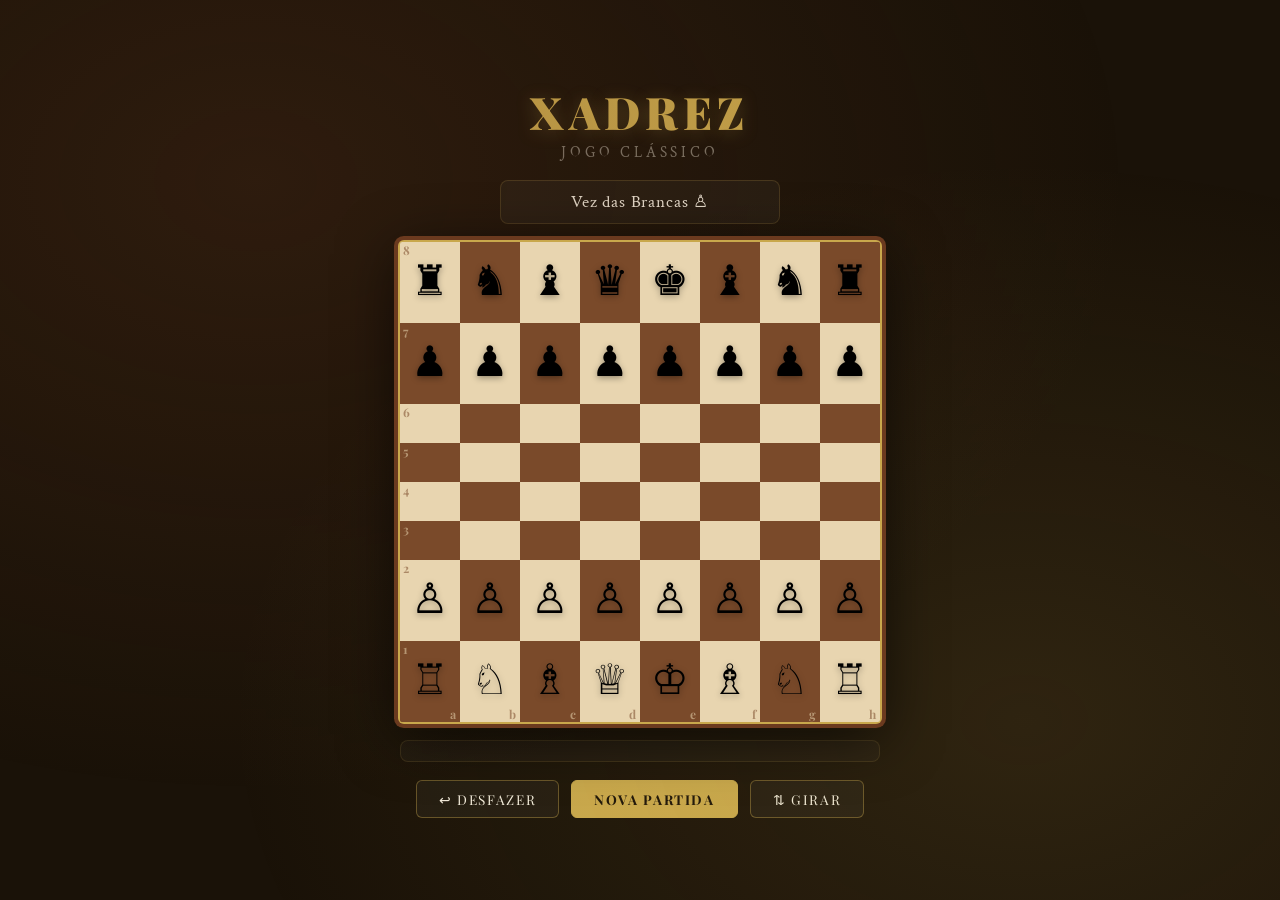
<file: chess.html>
<!DOCTYPE html>
<html lang="pt-BR">
<head>
<meta charset="UTF-8">
<meta name="viewport" content="width=device-width, initial-scale=1.0">
<title>Xadrez</title>
<link href="https://fonts.googleapis.com/css2?family=Playfair+Display:wght@400;700;900&family=Crimson+Text:ital,wght@0,400;0,600;1,400&display=swap" rel="stylesheet">
<style>
  *, *::before, *::after { box-sizing: border-box; margin: 0; padding: 0; }

  :root {
    --cream: #f5efe0;
    --dark: #1a1208;
    --brown: #6b3a1f;
    --gold: #c9a84c;
    --light-sq: #e8d5b0;
    --dark-sq: #7a4a2a;
    --highlight: rgba(201, 168, 76, 0.55);
    --move-dot: rgba(30, 20, 5, 0.22);
    --check: rgba(220, 40, 40, 0.55);
  }

  body {
    background: var(--dark);
    min-height: 100vh;
    display: flex;
    align-items: center;
    justify-content: center;
    font-family: 'Crimson Text', serif;
    overflow: hidden;
  }

  body::before {
    content: '';
    position: fixed; inset: 0;
    background:
      radial-gradient(ellipse at 20% 20%, rgba(107,58,31,0.25) 0%, transparent 60%),
      radial-gradient(ellipse at 80% 80%, rgba(201,168,76,0.12) 0%, transparent 55%);
    pointer-events: none;
  }

  .app {
    display: flex;
    flex-direction: column;
    align-items: center;
    gap: 18px;
    padding: 24px;
  }

  header {
    text-align: center;
  }

  h1 {
    font-family: 'Playfair Display', serif;
    font-size: clamp(1.8rem, 4vw, 2.8rem);
    font-weight: 900;
    color: var(--gold);
    letter-spacing: 0.12em;
    text-transform: uppercase;
    text-shadow: 0 2px 18px rgba(201,168,76,0.3);
  }

  .subtitle {
    color: rgba(245,239,224,0.45);
    font-size: 0.95rem;
    letter-spacing: 0.25em;
    text-transform: uppercase;
    margin-top: 2px;
  }

  .status-bar {
    background: rgba(255,255,255,0.04);
    border: 1px solid rgba(201,168,76,0.2);
    border-radius: 8px;
    padding: 10px 28px;
    color: var(--cream);
    font-size: 1.05rem;
    letter-spacing: 0.05em;
    min-width: 280px;
    text-align: center;
    transition: all 0.3s;
  }

  .status-bar.check { border-color: rgba(220,80,80,0.6); color: #f08080; }
  .status-bar.checkmate { border-color: rgba(220,40,40,0.8); color: #ff6060; font-weight: 700; font-size: 1.15rem; }
  .status-bar.stalemate { border-color: var(--gold); color: var(--gold); }

  .board-wrap {
    position: relative;
  }

  .board-shadow {
    border-radius: 4px;
    box-shadow:
      0 0 0 2px var(--gold),
      0 0 0 6px var(--brown),
      0 12px 60px rgba(0,0,0,0.7),
      0 2px 8px rgba(201,168,76,0.2);
  }

  .board {
    display: grid;
    grid-template-columns: repeat(8, 1fr);
    width: min(480px, 90vw);
    height: min(480px, 90vw);
    border-radius: 2px;
    overflow: hidden;
  }

  .sq {
    position: relative;
    display: flex;
    align-items: center;
    justify-content: center;
    cursor: pointer;
    transition: background 0.15s;
    user-select: none;
  }

  .sq.light { background: var(--light-sq); }
  .sq.dark  { background: var(--dark-sq);  }
  .sq.selected { background: var(--highlight) !important; }
  .sq.in-check { background: var(--check) !important; }

  .sq.move-hint::after {
    content: '';
    position: absolute;
    width: 32%;
    height: 32%;
    border-radius: 50%;
    background: var(--move-dot);
    pointer-events: none;
  }

  .sq.capture-hint::after {
    content: '';
    position: absolute;
    inset: 0;
    border-radius: 50%;
    background: transparent;
    box-shadow: inset 0 0 0 4px rgba(30,20,5,0.25);
    pointer-events: none;
  }

  .piece {
    font-size: clamp(26px, 5.5vw, 42px);
    line-height: 1;
    transition: transform 0.1s;
    pointer-events: none;
    filter: drop-shadow(0 2px 3px rgba(0,0,0,0.35));
  }

  .sq:active .piece { transform: scale(0.92); }

  /* Coord labels */
  .coord-file, .coord-rank {
    position: absolute;
    font-family: 'Playfair Display', serif;
    font-size: clamp(9px, 1.6vw, 12px);
    font-weight: 700;
    opacity: 0.55;
    line-height: 1;
    pointer-events: none;
  }
  .coord-file {
    bottom: 2px; right: 4px;
  }
  .coord-rank {
    top: 2px; left: 3px;
  }
  .sq.light .coord-file,
  .sq.light .coord-rank { color: var(--dark-sq); }
  .sq.dark  .coord-file,
  .sq.dark  .coord-rank { color: var(--light-sq); }

  .controls {
    display: flex;
    gap: 12px;
  }

  .btn {
    font-family: 'Playfair Display', serif;
    font-size: 0.85rem;
    letter-spacing: 0.12em;
    text-transform: uppercase;
    padding: 9px 22px;
    border: 1px solid rgba(201,168,76,0.4);
    border-radius: 6px;
    background: rgba(255,255,255,0.04);
    color: var(--cream);
    cursor: pointer;
    transition: all 0.2s;
  }

  .btn:hover {
    background: rgba(201,168,76,0.12);
    border-color: var(--gold);
    color: var(--gold);
  }

  .btn.primary {
    background: var(--gold);
    border-color: var(--gold);
    color: var(--dark);
    font-weight: 700;
  }
  .btn.primary:hover { background: #dbb95a; }

  .move-history {
    width: min(480px, 90vw);
    max-height: 90px;
    background: rgba(255,255,255,0.03);
    border: 1px solid rgba(201,168,76,0.15);
    border-radius: 8px;
    padding: 10px 14px;
    overflow-y: auto;
    display: flex;
    flex-wrap: wrap;
    gap: 4px 10px;
    align-content: flex-start;
  }

  .move-entry {
    color: rgba(245,239,224,0.6);
    font-size: 0.88rem;
    font-family: 'Crimson Text', serif;
  }
  .move-entry span { color: var(--gold); font-weight: 600; }

  /* Scrollbar */
  .move-history::-webkit-scrollbar { width: 4px; }
  .move-history::-webkit-scrollbar-track { background: transparent; }
  .move-history::-webkit-scrollbar-thumb { background: rgba(201,168,76,0.3); border-radius: 2px; }

  /* Promotion modal */
  .modal-overlay {
    display: none;
    position: fixed; inset: 0;
    background: rgba(10,6,2,0.85);
    z-index: 100;
    align-items: center;
    justify-content: center;
  }
  .modal-overlay.active { display: flex; }

  .modal {
    background: #2a1a0a;
    border: 1px solid var(--gold);
    border-radius: 12px;
    padding: 28px 32px;
    text-align: center;
    box-shadow: 0 20px 60px rgba(0,0,0,0.6);
  }

  .modal h2 {
    font-family: 'Playfair Display', serif;
    color: var(--gold);
    font-size: 1.2rem;
    letter-spacing: 0.1em;
    text-transform: uppercase;
    margin-bottom: 18px;
  }

  .promo-choices {
    display: flex;
    gap: 14px;
    justify-content: center;
  }

  .promo-btn {
    font-size: 2.8rem;
    background: rgba(255,255,255,0.06);
    border: 1px solid rgba(201,168,76,0.3);
    border-radius: 8px;
    padding: 8px 14px;
    cursor: pointer;
    transition: all 0.2s;
    filter: drop-shadow(0 2px 4px rgba(0,0,0,0.4));
  }
  .promo-btn:hover {
    background: rgba(201,168,76,0.2);
    border-color: var(--gold);
    transform: scale(1.08);
  }
</style>
</head>
<body>
<div class="app">
  <header>
    <h1>Xadrez</h1>
    <div class="subtitle">Jogo Clássico</div>
  </header>

  <div id="status" class="status-bar">Vez das Brancas ♙</div>

  <div class="board-wrap board-shadow">
    <div class="board" id="board"></div>
  </div>

  <div class="move-history" id="history"></div>

  <div class="controls">
    <button class="btn" id="undoBtn">↩ Desfazer</button>
    <button class="btn primary" id="resetBtn">Nova Partida</button>
    <button class="btn" id="flipBtn">⇅ Girar</button>
  </div>
</div>

<!-- Promotion modal -->
<div class="modal-overlay" id="promoModal">
  <div class="modal">
    <h2>Promover Peão</h2>
    <div class="promo-choices" id="promoChoices"></div>
  </div>
</div>

<script>
// ─── Pieces ───────────────────────────────────────────────────────────────────
const PIECES = {
  wK:'♔', wQ:'♕', wR:'♖', wB:'♗', wN:'♘', wP:'♙',
  bK:'♚', bQ:'♛', bR:'♜', bB:'♝', bN:'♞', bP:'♟'
};

const INIT = [
  ['bR','bN','bB','bQ','bK','bB','bN','bR'],
  ['bP','bP','bP','bP','bP','bP','bP','bP'],
  [null,null,null,null,null,null,null,null],
  [null,null,null,null,null,null,null,null],
  [null,null,null,null,null,null,null,null],
  [null,null,null,null,null,null,null,null],
  ['wP','wP','wP','wP','wP','wP','wP','wP'],
  ['wR','wN','wB','wQ','wK','wB','wN','wR'],
];

// ─── State ────────────────────────────────────────────────────────────────────
let board, turn, selected, highlights, history, castleRights, enPassant, flipped;
let pendingPromo = null;

function deepCopy(b){ return b.map(r=>[...r]); }

function initGame(){
  board = deepCopy(INIT);
  turn = 'w';
  selected = null;
  highlights = [];
  history = [];
  castleRights = { w:{K:true,Q:true}, b:{K:true,Q:true} };
  enPassant = null; // target square [r,c] that can be captured en-passant
  flipped = false;
  renderBoard();
  setStatus();
}

// ─── Rendering ────────────────────────────────────────────────────────────────
function renderBoard(){
  const el = document.getElementById('board');
  el.innerHTML = '';
  for(let vr=0;vr<8;vr++){
    for(let vc=0;vc<8;vc++){
      const r = flipped ? 7-vr : vr;
      const c = flipped ? 7-vc : vc;
      const sq = document.createElement('div');
      sq.className = 'sq ' + ((r+c)%2===0?'light':'dark');
      sq.dataset.r = r; sq.dataset.c = c;

      // Coords
      if(vr===7){
        const f = document.createElement('span');
        f.className = 'coord-file';
        f.textContent = 'abcdefgh'[c];
        sq.appendChild(f);
      }
      if(vc===0){
        const rk = document.createElement('span');
        rk.className = 'coord-rank';
        rk.textContent = 8-r;
        sq.appendChild(rk);
      }

      // Highlights
      if(selected && selected[0]===r && selected[1]===c) sq.classList.add('selected');

      const isHL = highlights.find(h=>h[0]===r&&h[1]===c);
      if(isHL){
        if(board[r][c]) sq.classList.add('capture-hint');
        else if(enPassant && enPassant[0]===r && enPassant[1]===c && selected && board[selected[0]][selected[1]]?.endsWith('P'))
          sq.classList.add('capture-hint');
        else sq.classList.add('move-hint');
      }

      // In-check king
      if(isInCheck(turn) && board[r][c]===turn+'K') sq.classList.add('in-check');

      // Piece
      if(board[r][c]){
        const p = document.createElement('div');
        p.className = 'piece';
        p.textContent = PIECES[board[r][c]];
        sq.appendChild(p);
      }

      sq.addEventListener('click', ()=>handleClick(r,c));
      el.appendChild(sq);
    }
  }
  renderHistory();
}

function renderHistory(){
  const el = document.getElementById('history');
  el.innerHTML = '';
  for(let i=0;i<history.length;i+=2){
    const n = Math.floor(i/2)+1;
    const w = history[i]?.notation||'';
    const b = history[i+1]?.notation||'';
    const div = document.createElement('div');
    div.className = 'move-entry';
    div.innerHTML = `<span>${n}.</span> ${w} ${b}`;
    el.appendChild(div);
  }
  el.scrollTop = el.scrollHeight;
}

function setStatus(){
  const el = document.getElementById('status');
  el.className = 'status-bar';
  const opp = turn==='w'?'b':'w';
  if(isCheckmate(turn)){
    const winner = turn==='w'?'Negras':'Brancas';
    el.textContent = `Xeque-mate! ${winner} vencem 🏆`;
    el.classList.add('checkmate');
  } else if(isStalemate(turn)){
    el.textContent = 'Empate por afogamento!';
    el.classList.add('stalemate');
  } else if(isInCheck(turn)){
    const who = turn==='w'?'Brancas':'Negras';
    el.textContent = `${who} estão em xeque! ⚠️`;
    el.classList.add('check');
  } else {
    const who = turn==='w'?'Brancas ♙':'Negras ♟';
    el.textContent = `Vez das ${who}`;
  }
}

// ─── Click handler ────────────────────────────────────────────────────────────
function handleClick(r,c){
  if(isCheckmate(turn)||isStalemate(turn)) return;

  const piece = board[r][c];

  if(selected){
    const [sr,sc] = selected;
    if(highlights.find(h=>h[0]===r&&h[1]===c)){
      doMove(sr,sc,r,c);
      return;
    }
    selected = null;
    highlights = [];
  }

  if(piece && piece[0]===turn){
    selected = [r,c];
    highlights = getLegalMoves(r,c);
  }

  renderBoard();
}

// ─── Move execution ───────────────────────────────────────────────────────────
function doMove(sr,sc,tr,tc){
  const piece = board[sr][sc];
  const cap = board[tr][tc];
  const notation = buildNotation(piece,sr,sc,tr,tc,cap);

  // En-passant capture
  let epCap = null;
  if(piece.endsWith('P') && sc!==tc && !board[tr][tc]){
    epCap = [sr,tc];
    board[sr][tc] = null;
  }

  // Castle
  let castled = null;
  if(piece==='wK' && sr===7 && sc===4){
    if(tr===7&&tc===6){ board[7][7]=null; board[7][5]='wR'; castled='O-O'; }
    if(tr===7&&tc===2){ board[7][0]=null; board[7][3]='wR'; castled='O-O-O'; }
  }
  if(piece==='bK' && sr===0 && sc===4){
    if(tr===0&&tc===6){ board[0][7]=null; board[0][5]='bR'; castled='O-O'; }
    if(tr===0&&tc===2){ board[0][0]=null; board[0][3]='bR'; castled='O-O-O'; }
  }

  // Update en-passant target
  let newEP = null;
  if(piece==='wP' && sr===6 && tr===4) newEP=[5,tc];
  if(piece==='bP' && sr===1 && tr===3) newEP=[2,tc];

  // Move
  board[tr][tc] = piece;
  board[sr][sc] = null;

  // Update castle rights
  if(piece==='wK'){ castleRights.w.K=false; castleRights.w.Q=false; }
  if(piece==='bK'){ castleRights.b.K=false; castleRights.b.Q=false; }
  if(piece==='wR' && sr===7 && sc===7) castleRights.w.K=false;
  if(piece==='wR' && sr===7 && sc===0) castleRights.w.Q=false;
  if(piece==='bR' && sr===0 && sc===7) castleRights.b.K=false;
  if(piece==='bR' && sr===0 && sc===0) castleRights.b.Q=false;

  enPassant = newEP;

  history.push({
    board: deepCopy(board), sr,sc,tr,tc, piece, cap, epCap, castled,
    castle: JSON.parse(JSON.stringify(castleRights)),
    ep: newEP, notation: castled||notation
  });

  selected = null;
  highlights = [];

  // Check promotion
  if(piece==='wP' && tr===0) { openPromo('w',tr,tc); return; }
  if(piece==='bP' && tr===7) { openPromo('b',tr,tc); return; }

  turn = turn==='w'?'b':'w';
  renderBoard();
  setStatus();
}

function buildNotation(piece,sr,sc,tr,tc,cap){
  const files='abcdefgh';
  const type = piece[1];
  const from = files[sc]+(8-sr);
  const to = files[tc]+(8-tr);
  if(type==='P'){
    if(cap||(!board[tr][tc]&&sc!==tc)) return files[sc]+'x'+to;
    return to;
  }
  return type+(cap?'x':'')+to;
}

// ─── Promotion ────────────────────────────────────────────────────────────────
function openPromo(color,r,c){
  pendingPromo = {color,r,c};
  const choices = ['Q','R','B','N'];
  const el = document.getElementById('promoChoices');
  el.innerHTML = '';
  choices.forEach(t=>{
    const btn = document.createElement('button');
    btn.className = 'promo-btn';
    btn.textContent = PIECES[color+t];
    btn.onclick = ()=>finishPromo(color+t);
    el.appendChild(btn);
  });
  document.getElementById('promoModal').classList.add('active');
}

function finishPromo(piece){
  document.getElementById('promoModal').classList.remove('active');
  const {r,c} = pendingPromo;
  board[r][c] = piece;
  history[history.length-1].board = deepCopy(board);
  history[history.length-1].notation += '='+piece[1];
  pendingPromo = null;
  turn = turn==='w'?'b':'w';
  renderBoard();
  setStatus();
}

// ─── Move generation ──────────────────────────────────────────────────────────
function getLegalMoves(r,c){
  const pseudo = getPseudoMoves(r,c,board);
  return pseudo.filter(([tr,tc])=>{
    const b2 = deepCopy(board);
    // en-passant removal
    if(board[r][c]?.endsWith('P') && c!==tc && !board[tr][tc]) b2[r][tc]=null;
    b2[tr][tc]=b2[r][c]; b2[r][c]=null;
    return !isInCheckBoard(turn,b2);
  });
}

function getPseudoMoves(r,c,b){
  const piece = b[r][c];
  if(!piece) return [];
  const color = piece[0];
  const type  = piece[1];
  const moves = [];
  const opp   = color==='w'?'b':'w';

  const add = (tr,tc)=>{
    if(tr<0||tr>7||tc<0||tc>7) return false;
    if(b[tr][tc]?.[0]===color) return false;
    moves.push([tr,tc]); return !b[tr][tc];
  };

  const slide = (drs,dcs)=>{
    for(let i=0;i<drs.length;i++){
      let nr=r+drs[i], nc=c+dcs[i];
      while(nr>=0&&nr<8&&nc>=0&&nc<8){
        if(b[nr][nc]?.[0]===color) break;
        moves.push([nr,nc]);
        if(b[nr][nc]) break;
        nr+=drs[i]; nc+=dcs[i];
      }
    }
  };

  if(type==='P'){
    const dir = color==='w'?-1:1;
    const start = color==='w'?6:1;
    if(!b[r+dir]?.[c]) {
      moves.push([r+dir,c]);
      if(r===start&&!b[r+2*dir]?.[c]) moves.push([r+2*dir,c]);
    }
    [-1,1].forEach(dc=>{
      const tr=r+dir, tc=c+dc;
      if(tr<0||tr>7||tc<0||tc>7) return;
      if(b[tr][tc]?.[0]===opp) moves.push([tr,tc]);
      // en-passant
      if(enPassant && enPassant[0]===tr && enPassant[1]===tc) moves.push([tr,tc]);
    });
  }
  if(type==='N'){
    [[-2,-1],[-2,1],[-1,-2],[-1,2],[1,-2],[1,2],[2,-1],[2,1]].forEach(([dr,dc])=>add(r+dr,c+dc));
  }
  if(type==='B') slide([-1,-1,-1,1],[-1,1,-1,1].map((_,i)=>[1,1,-1,-1][i]));
  if(type==='B') { moves.length=0; slide([-1,-1,1,1],[-1,1,-1,1]); }
  if(type==='R') slide([-1,1,0,0],[0,0,-1,1]);
  if(type==='Q'){ slide([-1,-1,1,1],[-1,1,-1,1]); slide([-1,1,0,0],[0,0,-1,1]); }
  if(type==='K'){
    [[-1,-1],[-1,0],[-1,1],[0,-1],[0,1],[1,-1],[1,0],[1,1]].forEach(([dr,dc])=>add(r+dr,c+dc));
    // Castling
    if(color==='w'&&r===7&&c===4&&!isInCheckBoard('w',b)){
      if(castleRights.w.K&&!b[7][5]&&!b[7][6]&&!isSquareAttacked(7,5,'b',b)&&!isSquareAttacked(7,6,'b',b)) moves.push([7,6]);
      if(castleRights.w.Q&&!b[7][3]&&!b[7][2]&&!b[7][1]&&!isSquareAttacked(7,3,'b',b)&&!isSquareAttacked(7,2,'b',b)) moves.push([7,2]);
    }
    if(color==='b'&&r===0&&c===4&&!isInCheckBoard('b',b)){
      if(castleRights.b.K&&!b[0][5]&&!b[0][6]&&!isSquareAttacked(0,5,'w',b)&&!isSquareAttacked(0,6,'w',b)) moves.push([0,6]);
      if(castleRights.b.Q&&!b[0][3]&&!b[0][2]&&!b[0][1]&&!isSquareAttacked(0,3,'w',b)&&!isSquareAttacked(0,2,'w',b)) moves.push([0,2]);
    }
  }
  return moves;
}

// Fix bishop slide duplication
(()=>{
  const orig = getPseudoMoves;
})();

function isSquareAttacked(r,c,byColor,b){
  for(let pr=0;pr<8;pr++) for(let pc=0;pc<8;pc++){
    if(b[pr][pc]?.[0]===byColor){
      const pm = getRawAttacks(pr,pc,b);
      if(pm.find(([tr,tc])=>tr===r&&tc===c)) return true;
    }
  }
  return false;
}

function getRawAttacks(r,c,b){
  // Same as pseudo but without en-passant / castling for attack detection
  const piece=b[r][c]; if(!piece) return [];
  const color=piece[0], type=piece[1], opp=color==='w'?'b':'w';
  const moves=[];
  const add=(tr,tc)=>{ if(tr>=0&&tr<8&&tc>=0&&tc<8&&b[tr][tc]?.[0]!==color){ moves.push([tr,tc]); return !b[tr][tc]; } return false; };
  const slide=(drs,dcs)=>{ for(let i=0;i<drs.length;i++){ let nr=r+drs[i],nc=c+dcs[i]; while(nr>=0&&nr<8&&nc>=0&&nc<8){ if(b[nr][nc]?.[0]===color) break; moves.push([nr,nc]); if(b[nr][nc]) break; nr+=drs[i];nc+=dcs[i]; } } };
  if(type==='P'){const dir=color==='w'?-1:1;[-1,1].forEach(dc=>{const tr=r+dir,tc=c+dc;if(tr>=0&&tr<8&&tc>=0&&tc<8) moves.push([tr,tc]);});}
  if(type==='N'){[[-2,-1],[-2,1],[-1,-2],[-1,2],[1,-2],[1,2],[2,-1],[2,1]].forEach(([dr,dc])=>add(r+dr,c+dc));}
  if(type==='B'||type==='Q') slide([-1,-1,1,1],[-1,1,-1,1]);
  if(type==='R'||type==='Q') slide([-1,1,0,0],[0,0,-1,1]);
  if(type==='K'){[[-1,-1],[-1,0],[-1,1],[0,-1],[0,1],[1,-1],[1,0],[1,1]].forEach(([dr,dc])=>add(r+dr,c+dc));}
  return moves;
}

function isInCheckBoard(color,b){
  let kr=-1,kc=-1;
  for(let r=0;r<8;r++) for(let c=0;c<8;c++) if(b[r][c]===color+'K'){kr=r;kc=c;}
  if(kr<0) return false;
  return isSquareAttacked(kr,kc,color==='w'?'b':'w',b);
}

function isInCheck(color){ return isInCheckBoard(color,board); }

function hasAnyLegal(color){
  for(let r=0;r<8;r++) for(let c=0;c<8;c++){
    if(board[r][c]?.[0]===color && getLegalMoves(r,c).length>0) return true;
  }
  return false;
}

function isCheckmate(color){ return isInCheck(color) && !hasAnyLegal(color); }
function isStalemate(color){ return !isInCheck(color) && !hasAnyLegal(color); }

// ─── Controls ─────────────────────────────────────────────────────────────────
document.getElementById('resetBtn').addEventListener('click', initGame);

document.getElementById('undoBtn').addEventListener('click', ()=>{
  if(history.length===0) return;
  history.pop();
  const prev = history[history.length-1];
  if(prev){
    board = deepCopy(prev.board);
    castleRights = JSON.parse(JSON.stringify(prev.castle));
    enPassant = prev.ep;
  } else {
    board = deepCopy(INIT);
    castleRights = { w:{K:true,Q:true}, b:{K:true,Q:true} };
    enPassant = null;
  }
  turn = turn==='w'?'b':'w';
  selected=null; highlights=[];
  renderBoard(); setStatus();
});

document.getElementById('flipBtn').addEventListener('click', ()=>{
  flipped = !flipped;
  selected=null; highlights=[];
  renderBoard();
});

// ─── Start ────────────────────────────────────────────────────────────────────
initGame();
</script>
</body>
</html>
</file>
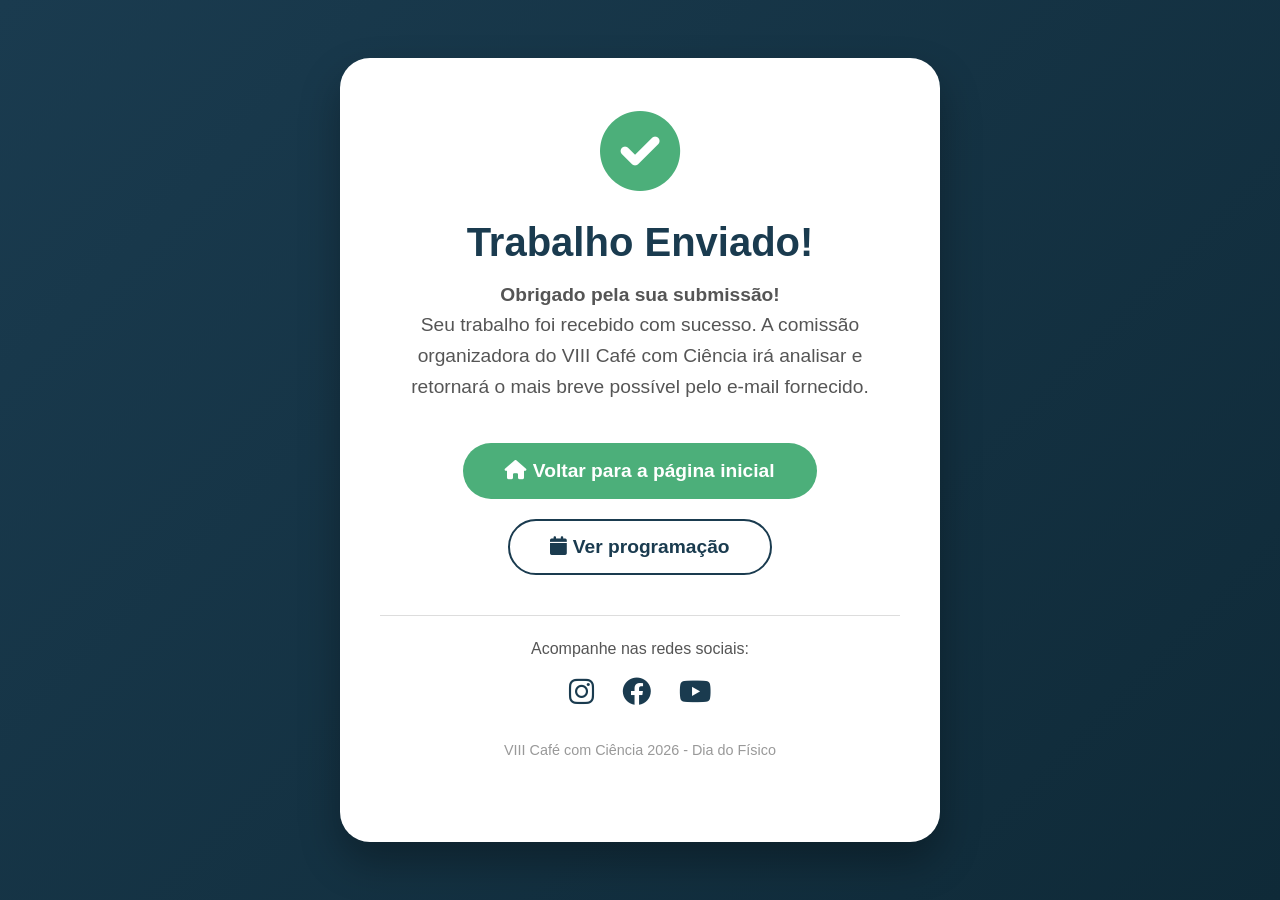
<file: obrigado.html>
<!DOCTYPE html>
<html lang="pt-br">
<head>
    <meta charset="UTF-8">
    <meta name="viewport" content="width=device-width, initial-scale=1.0">
    <title>Obrigado! - VIII Café com Ciência</title>
    <style>
        * {
            margin: 0;
            padding: 0;
            box-sizing: border-box;
            font-family: 'Segoe UI', Tahoma, Geneva, Verdana, sans-serif;
        }
        
        body {
            background: linear-gradient(135deg, #1a3b4f, #0f2a38);
            min-height: 100vh;
            display: flex;
            align-items: center;
            justify-content: center;
            padding: 20px;
        }
        
        .container {
            background-color: white;
            max-width: 600px;
            width: 100%;
            padding: 50px 40px;
            border-radius: 30px;
            text-align: center;
            box-shadow: 0 20px 40px rgba(0,0,0,0.3);
        }
        
        .icone {
            font-size: 5rem;
            color: #4caf7a;
            margin-bottom: 20px;
        }
        
        h1 {
            color: #1a3b4f;
            font-size: 2.5rem;
            margin-bottom: 15px;
        }
        
        p {
            color: #555;
            font-size: 1.2rem;
            line-height: 1.6;
            margin-bottom: 30px;
        }
        
        .btn {
            display: inline-block;
            background-color: #4caf7a;
            color: white;
            padding: 15px 40px;
            border-radius: 50px;
            text-decoration: none;
            font-weight: bold;
            font-size: 1.2rem;
            transition: all 0.3s;
            border: 2px solid transparent;
            margin: 10px;
        }
        
        .btn:hover {
            background-color: transparent;
            border-color: #4caf7a;
            color: #4caf7a;
            transform: scale(1.05);
        }
        
        .btn-outline {
            background-color: transparent;
            border: 2px solid #1a3b4f;
            color: #1a3b4f;
        }
        
        .btn-outline:hover {
            background-color: #1a3b4f;
            color: white;
            border-color: #1a3b4f;
        }
        
        .redes-sociais {
            margin-top: 30px;
            padding-top: 20px;
            border-top: 1px solid #ddd;
        }
        
        .redes-sociais a {
            color: #1a3b4f;
            font-size: 1.8rem;
            margin: 0 10px;
            transition: color 0.3s;
            text-decoration: none;
        }
        
        .redes-sociais a:hover {
            color: #4caf7a;
        }
        
        @media (max-width: 768px) {
            .container { padding: 30px 20px; }
            h1 { font-size: 2rem; }
            p { font-size: 1rem; }
            .btn { display: block; width: 100%; margin: 10px 0; }
        }
    </style>
    <!-- Font Awesome -->
    <link rel="stylesheet" href="https://cdnjs.cloudflare.com/ajax/libs/font-awesome/6.0.0/css/all.min.css">
</head>
<body>
    <div class="container">
        <div class="icone">
            <i class="fas fa-check-circle"></i>
        </div>
        
        <h1>Trabalho Enviado!</h1>
        
        <p>
            <strong>Obrigado pela sua submissão!</strong><br>
            Seu trabalho foi recebido com sucesso. 
            A comissão organizadora do VIII Café com Ciência irá analisar e 
            retornará o mais breve possível pelo e-mail fornecido.
        </p>
        
        <div style="margin: 30px 0;">
            <!-- BOTÃO VOLTAR PARA PÁGINA INICIAL -->
            <a href="index.html" class="btn">
                <i class="fas fa-home"></i> Voltar para a página inicial
            </a>
            
            <!-- BOTÃO VER PROGRAMAÇÃO - Volta para index.html na seção de programação -->
            <a href="index.html#programacao" class="btn btn-outline">
                <i class="fas fa-calendar"></i> Ver programação
            </a>
        </div>
        
        <div class="redes-sociais">
            <p style="font-size: 1rem; margin-bottom: 15px;">Acompanhe nas redes sociais:</p>
            <a href="https://www.instagram.com/cafecomciencia_ufpa/" target="_blank">
                <i class="fab fa-instagram"></i>
            </a>
            <a href="https://www.facebook.com/share/v/1CzgucBdns/" target="_blank">
                <i class="fab fa-facebook"></i>
            </a>
            <a href="https://youtube.com/shorts/BmYcSkB1yfk?si=aydjt973rU95ovrd" target="_blank">
                <i class="fab fa-youtube"></i>
            </a>
        </div>
        
        <p style="margin-top: 30px; font-size: 0.9rem; color: #999;">
            VIII Café com Ciência 2026 - Dia do Físico
        </p>
    </div>

<script src="script.js"></script>
</body>
</html>
</file>
